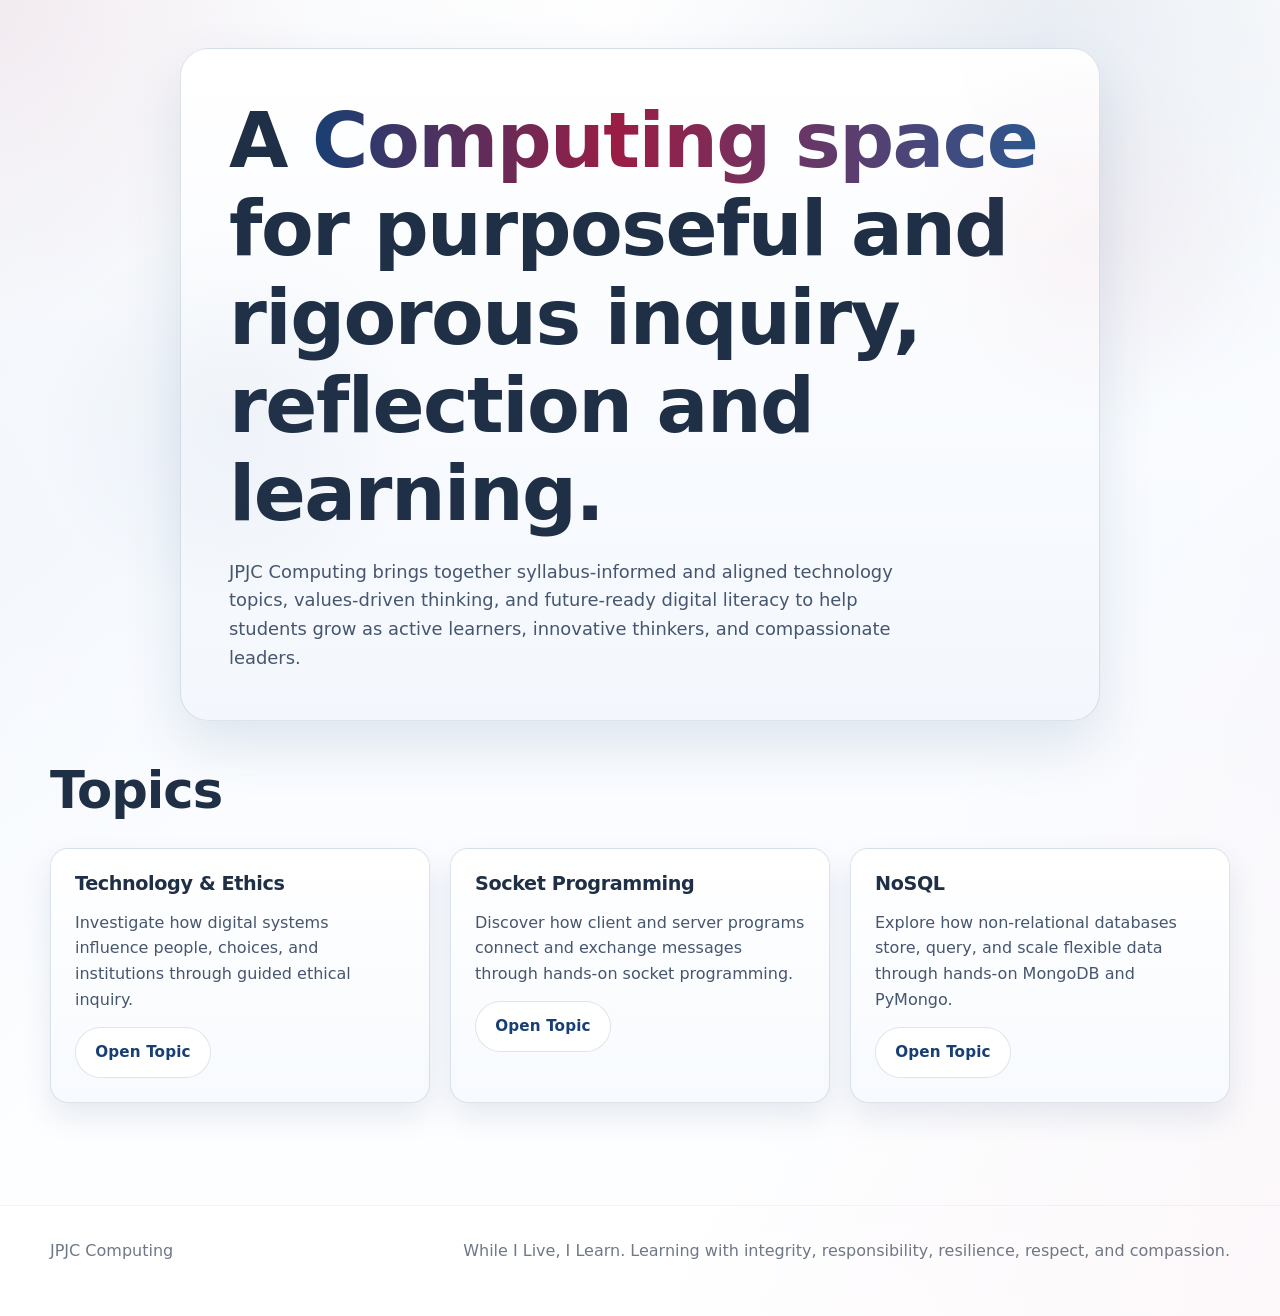
<file: index.html>
<!DOCTYPE html>
<html lang="en">
<head>
  <meta charset="UTF-8">
  <meta name="viewport" content="width=device-width, initial-scale=1.0">
  <meta name="description" content="JPJC Computing is a landing page for syllabus-informed and aligned technology topics, beginning with Technology &amp; Ethics.">
  <title>JPJC Computing | Topics</title>
  <link rel="stylesheet" href="style.css">
</head>
<body>
  <div class="site-shell">
    <main id="top">
      <section class="hero section">
        <div class="container hero-grid">
          <div class="hero-copy">
            <h1 class="headline-xl">A <span class="highlight-text">Computing space</span> for purposeful and rigorous inquiry, reflection and learning.</h1>
            <p class="lede">
              JPJC Computing brings together syllabus-informed and aligned technology topics, values-driven thinking, and future-ready digital literacy to help students grow as active learners, innovative thinkers, and compassionate leaders.
            </p>
          </div>
        </div>
      </section>

      <section class="section" id="pathways">
        <div class="container">
          <div class="section-heading">
            <h2 class="headline-lg">Topics</h2>
          </div>

          <div class="grid grid-3">
            <article class="card">
              <h3 class="card-title">Technology &amp; Ethics</h3>
              <p>Investigate how digital systems influence people, choices, and institutions through guided ethical inquiry.</p>
              <a class="button button-secondary" href="technology-and-ethics.html">Open Topic</a>
            </article>

            <article class="card">
              <h3 class="card-title">Socket Programming</h3>
              <p>Discover how client and server programs connect and exchange messages through hands-on socket programming.</p>
              <a class="button button-secondary" href="socket.html">Open Topic</a>
            </article>

            <article class="card">
              <h3 class="card-title">NoSQL</h3>
              <p>Explore how non-relational databases store, query, and scale flexible data through hands-on MongoDB and PyMongo.</p>
              <a class="button button-secondary" href="nosql.html">Open Topic</a>
            </article>
          </div>
        </div>
      </section>
    </main>

    <footer class="footer">
      <div class="container footer-line">
        <p>JPJC Computing</p>
        <p>While I Live, I Learn. Learning with integrity, responsibility, resilience, respect, and compassion.</p>
      </div>
    </footer>
  </div>
</body>
</html>
</file>
<file: style.css>
:root {
  --site-font: "Segoe UI", system-ui, -apple-system, BlinkMacSystemFont, "Helvetica Neue", sans-serif;
  --bg: #ffffff;
  --bg-elevated: #f5f8fd;
  --bg-panel: rgba(255, 255, 255, 0.92);
  --bg-panel-strong: #eef3fb;
  --surface-soft: rgba(24, 63, 115, 0.06);
  --surface-glow: radial-gradient(circle at top right, rgba(41, 87, 143, 0.14), transparent 42%);
  --text: #1f2f45;
  --text-soft: #46566e;
  --text-muted: #6f7886;
  --line: rgba(24, 63, 115, 0.14);
  --line-strong: rgba(155, 29, 69, 0.28);
  --primary: #183f73;
  --primary-strong: #29578f;
  --secondary: #9b1d45;
  --accent: #c44d70;
  --brand-slate: #666a73;
  --brand-slate-soft: #9ba0aa;
  --success: #5dd39e;
  --shadow-lg: 0 24px 56px rgba(24, 63, 115, 0.12);
  --shadow-md: 0 14px 30px rgba(24, 63, 115, 0.1);
  --radius-lg: 24px;
  --radius-md: 18px;
  --radius-sm: 12px;
  --container: 1180px;
  --section-space: clamp(4rem, 8vw, 7rem);
}

*,
*::before,
*::after {
  box-sizing: border-box;
}

html {
  scroll-behavior: smooth;
}

body {
  margin: 0;
  min-width: 320px;
  font-family: var(--site-font);
  line-height: 1.6;
  color: var(--text);
  background:
    radial-gradient(circle at 0% 0%, rgba(196, 77, 112, 0.08), transparent 18%),
    radial-gradient(circle at 82% 2%, rgba(41, 87, 143, 0.1), transparent 26%),
    linear-gradient(180deg, #ffffff 0%, #f8fbff 42%, #ffffff 100%);
  -webkit-font-smoothing: antialiased;
}

img {
  max-width: 100%;
  display: block;
}

a {
  color: inherit;
  text-decoration: none;
}

p,
ul {
  margin: 0;
}

ul {
  padding-left: 1.15rem;
}

h1,
h2,
h3,
h4 {
  margin: 0;
  line-height: 1.15;
  letter-spacing: -0.02em;
}

.site-shell {
  position: relative;
  overflow: clip;
}

.site-shell::before {
  content: "";
  position: absolute;
  inset: 0;
  background:
    linear-gradient(120deg, rgba(41, 87, 143, 0.04), transparent 34%),
    linear-gradient(300deg, rgba(196, 77, 112, 0.04), transparent 32%);
  pointer-events: none;
}

.site-shell::after {
  content: "";
  position: absolute;
  inset: 0;
  background:
    radial-gradient(circle at 85% 18%, rgba(196, 77, 112, 0.05), transparent 12%),
    radial-gradient(circle at 18% 32%, rgba(41, 87, 143, 0.05), transparent 14%);
  pointer-events: none;
}

.container {
  width: min(calc(100% - 2rem), var(--container));
  margin: 0 auto;
}

.section {
  padding: var(--section-space) 0;
}

.section-tight {
  padding-top: clamp(2.5rem, 5vw, 4rem);
  padding-bottom: clamp(2.5rem, 5vw, 4rem);
}

.section-heading {
  max-width: 760px;
  margin-bottom: 1.75rem;
}

.eyebrow {
  display: inline-flex;
  align-items: center;
  gap: 0.6rem;
  margin-bottom: 1rem;
  padding: 0.45rem 0.9rem;
  border: 1px solid var(--line);
  border-radius: 999px;
  background: rgba(255, 255, 255, 0.92);
  color: var(--secondary);
  font-size: 0.76rem;
  font-weight: 700;
  text-transform: uppercase;
  letter-spacing: 0.16em;
}

.eyebrow::before {
  content: "";
  width: 0.55rem;
  height: 0.55rem;
  border-radius: 50%;
  background: linear-gradient(135deg, var(--secondary), var(--primary));
  box-shadow: 0 0 0 0.28rem rgba(196, 77, 112, 0.12);
}

.headline-xl {
  font-size: clamp(2.5rem, 6vw, 4.9rem);
}

.headline-lg {
  font-size: clamp(2rem, 4vw, 3.2rem);
}

.headline-md {
  font-size: clamp(1.35rem, 2vw, 1.85rem);
}

.lede,
.section-text,
.meta-text {
  color: var(--text-soft);
}

.lede {
  max-width: 700px;
  font-size: clamp(1.02rem, 1.4vw, 1.18rem);
}

.section-text {
  max-width: 780px;
}

.meta-text {
  font-size: 0.95rem;
}

.highlight-text {
  background: linear-gradient(90deg, #183f73 0%, #9b1d45 42%, #29578f 100%);
  -webkit-background-clip: text;
  background-clip: text;
  color: transparent;
}

.hero {
  position: relative;
  padding: clamp(2rem, 5vw, 3rem) 0 clamp(1rem, 2vw, 1.5rem);
}

.hero-grid {
  display: grid;
  grid-template-columns: minmax(0, 1fr);
  gap: 0;
  align-items: stretch;
}

.hero-copy {
  max-width: 920px;
  margin: 0 auto;
  padding: clamp(2rem, 4vw, 3rem);
  border: 1px solid var(--line);
  border-radius: calc(var(--radius-lg) + 4px);
  background:
    linear-gradient(180deg, rgba(255, 255, 255, 0.98), rgba(243, 247, 253, 0.98)),
    var(--surface-glow);
  box-shadow: var(--shadow-lg);
}

#pathways.section {
  padding-top: clamp(0.5rem, 1.5vw, 1rem);
}

.hero-copy > * + * {
  margin-top: 1.2rem;
}

.hero-actions,
.inline-actions,
.pill-row,
.nav-links,
.stats-row {
  display: flex;
  flex-wrap: wrap;
  gap: 0.9rem;
}

.stats-row {
  margin-top: 1.5rem;
}

.stat-chip,
.pill {
  display: inline-flex;
  align-items: center;
  gap: 0.45rem;
  padding: 0.7rem 0.95rem;
  border-radius: 999px;
  border: 1px solid var(--line);
  background: rgba(255, 255, 255, 0.92);
  color: var(--text-soft);
  font-size: 0.92rem;
}

.stat-chip strong,
.pill strong {
  color: var(--text);
}

.site-header {
  position: sticky;
  top: 0;
  z-index: 20;
  backdrop-filter: blur(14px);
  background: rgba(255, 255, 255, 0.9);
  border-bottom: 1px solid rgba(24, 63, 115, 0.1);
}

.site-header .container {
  display: flex;
  justify-content: space-between;
  align-items: center;
  gap: 1rem;
  min-height: 74px;
}

.brand {
  display: inline-flex;
  flex-direction: column;
  gap: 0.15rem;
}

.brand-mark {
  color: var(--secondary);
  font-size: 0.76rem;
  font-weight: 700;
  letter-spacing: 0.16em;
  text-transform: uppercase;
}

.brand-title {
  font-size: 1.1rem;
  font-weight: 700;
}

.nav-links {
  align-items: center;
}

.nav-links a {
  color: var(--text-muted);
  font-size: 0.95rem;
  transition: color 0.2s ease;
}

.nav-links a:hover,
.nav-links a:focus-visible {
  color: var(--text);
}

.button {
  display: inline-flex;
  align-items: center;
  justify-content: center;
  gap: 0.55rem;
  min-height: 46px;
  padding: 0.78rem 1.2rem;
  border-radius: 999px;
  border: 1px solid transparent;
  font-size: 0.95rem;
  font-weight: 700;
  letter-spacing: 0.01em;
  transition:
    transform 0.2s ease,
    box-shadow 0.2s ease,
    border-color 0.2s ease,
    background 0.2s ease;
}

.button:hover,
.button:focus-visible {
  transform: translateY(-1px);
}

.button-primary {
  color: #f4f8ff;
  background: linear-gradient(135deg, var(--primary), var(--primary-strong) 72%, #5475a1);
  box-shadow: 0 12px 24px rgba(24, 63, 115, 0.18);
}

.button-secondary {
  color: var(--primary);
  background: rgba(255, 255, 255, 0.96);
  border-color: var(--line);
}

.button-secondary:hover,
.button-secondary:focus-visible {
  border-color: var(--line-strong);
  background: rgba(245, 248, 253, 1);
}

.grid {
  display: grid;
  gap: 1.25rem;
}

.grid-2 {
  grid-template-columns: repeat(2, minmax(0, 1fr));
}

.grid-3 {
  grid-template-columns: repeat(3, minmax(0, 1fr));
}

.card {
  position: relative;
  padding: 1.5rem;
  border-radius: var(--radius-md);
  border: 1px solid var(--line);
  background:
    linear-gradient(180deg, rgba(255, 255, 255, 0.98), rgba(247, 250, 254, 0.98));
  box-shadow: var(--shadow-md);
}

.card-soft {
  background:
    linear-gradient(180deg, rgba(245, 248, 253, 1), rgba(238, 243, 251, 1));
}

.card-glow::after {
  content: "";
  position: absolute;
  inset: auto -18% -38% auto;
  width: 180px;
  height: 180px;
  border-radius: 50%;
  background: radial-gradient(circle, rgba(196, 77, 112, 0.1), transparent 68%);
  pointer-events: none;
}

.card:hover {
  border-color: rgba(155, 29, 69, 0.18);
  transform: translateY(-2px);
  transition: transform 0.2s ease, border-color 0.2s ease, box-shadow 0.2s ease;
}

.card > * + * {
  margin-top: 0.9rem;
}

.card-title {
  font-size: 1.2rem;
}

.card-subtitle {
  color: var(--text-muted);
  font-size: 0.82rem;
  font-weight: 700;
  letter-spacing: 0.12em;
  text-transform: uppercase;
}

.card p,
.card li {
  color: var(--text-soft);
}

.metric-panel {
  display: grid;
  grid-template-columns: repeat(2, minmax(0, 1fr));
  gap: 1rem;
}

.metric {
  padding: 1rem;
  border-radius: var(--radius-sm);
  border: 1px solid rgba(167, 197, 255, 0.24);
  background: linear-gradient(180deg, rgba(255, 255, 255, 0.06), rgba(85, 150, 255, 0.04));
}

.metric strong {
  display: block;
  font-size: 1.55rem;
  color: var(--text);
}

.metric span {
  color: var(--text-muted);
  font-size: 0.9rem;
}

.feature-card {
  display: grid;
  grid-template-columns: minmax(0, 1.2fr) minmax(220px, 0.8fr);
  gap: 1.25rem;
  align-items: stretch;
}

.topic-status {
  display: inline-flex;
  align-items: center;
  gap: 0.45rem;
  width: fit-content;
  padding: 0.42rem 0.75rem;
  border-radius: 999px;
  font-size: 0.74rem;
  font-weight: 700;
  letter-spacing: 0.12em;
  text-transform: uppercase;
}

.topic-status.active {
  color: #1d6c4a;
  background: rgba(93, 211, 158, 0.14);
  border: 1px solid rgba(93, 211, 158, 0.28);
}

.topic-status.pending {
  color: #8b1f43;
  background: rgba(196, 77, 112, 0.12);
  border: 1px solid rgba(196, 77, 112, 0.24);
}

.topic-list {
  display: grid;
  gap: 0.8rem;
  margin: 0;
  padding-left: 1.15rem;
}

.topic-list li::marker {
  color: var(--secondary);
}

.value-strip {
  display: grid;
  grid-template-columns: repeat(5, minmax(0, 1fr));
  gap: 0.85rem;
}

.value-pill {
  padding: 0.95rem 1rem;
  border-radius: var(--radius-sm);
  border: 1px solid var(--line);
  background: linear-gradient(180deg, rgba(255, 255, 255, 0.98), rgba(241, 245, 251, 0.98));
  text-align: center;
  font-weight: 600;
  color: var(--text-soft);
}

.muted-panel {
  border: 1px solid var(--line);
  border-radius: var(--radius-lg);
  background: linear-gradient(180deg, rgba(255, 255, 255, 0.98), rgba(243, 247, 253, 0.98));
}

.hero-visual-stack {
  display: grid;
  gap: 1rem;
  margin-top: 1.25rem;
}

.visual-ribbon {
  display: flex;
  flex-wrap: wrap;
  gap: 0.65rem;
}

.visual-ribbon span {
  padding: 0.55rem 0.85rem;
  border-radius: 999px;
  background: linear-gradient(135deg, rgba(196, 77, 112, 0.1), rgba(41, 87, 143, 0.08));
  border: 1px solid rgba(196, 77, 112, 0.25);
  color: #7b304c;
  font-size: 0.82rem;
  font-weight: 700;
}

.hero-swatch-grid {
  display: grid;
  gap: 0.9rem;
}

.mini-topic-card {
  position: relative;
  display: grid;
  gap: 0.28rem;
  padding: 1rem 1.05rem;
  border-radius: 16px;
  border: 1px solid rgba(171, 199, 255, 0.18);
  background:
    linear-gradient(135deg, rgba(255, 255, 255, 0.98), rgba(248, 250, 254, 0.96)),
    linear-gradient(180deg, rgba(255, 255, 255, 1), rgba(242, 246, 252, 0.98));
  overflow: hidden;
}

.mini-topic-card::after {
  content: "";
  position: absolute;
  top: -24px;
  right: -24px;
  width: 88px;
  height: 88px;
  border-radius: 50%;
  background: radial-gradient(circle, rgba(196, 77, 112, 0.08), transparent 70%);
}

.mini-topic-card.is-active::before {
  content: "";
  position: absolute;
  inset: 0 auto 0 0;
  width: 4px;
  background: linear-gradient(180deg, var(--secondary), var(--primary-strong));
}

.mini-topic-card strong {
  color: var(--text);
  font-size: 1rem;
}

.mini-topic-card span:last-child {
  color: var(--text-soft);
  font-size: 0.9rem;
}

.topic-kicker {
  color: var(--secondary);
  font-size: 0.72rem;
  font-weight: 800;
  letter-spacing: 0.12em;
  text-transform: uppercase;
}

.footer {
  padding: 2rem 0 3.25rem;
  border-top: 1px solid rgba(150, 181, 235, 0.14);
  color: var(--text-muted);
}

.footer-line {
  display: flex;
  justify-content: space-between;
  gap: 1rem;
  align-items: center;
}

.sr-only {
  position: absolute;
  width: 1px;
  height: 1px;
  padding: 0;
  margin: -1px;
  overflow: hidden;
  clip: rect(0, 0, 0, 0);
  white-space: nowrap;
  border: 0;
}

@media (max-width: 980px) {
  .hero-grid,
  .grid-3,
  .grid-2,
  .value-strip {
    grid-template-columns: 1fr;
  }

  .site-header .container,
  .footer-line {
    flex-direction: column;
    align-items: flex-start;
  }

  .metric-panel {
    grid-template-columns: 1fr 1fr;
  }
}

@media (max-width: 720px) {
  .container {
    width: min(calc(100% - 1.25rem), var(--container));
  }

  .site-header .container {
    min-height: auto;
    padding: 1rem 0;
  }

  .nav-links {
    gap: 0.75rem;
  }

  .hero-copy,
  .card {
    padding: 1.25rem;
  }

  .metric-panel {
    grid-template-columns: 1fr;
  }

  .button {
    width: 100%;
  }

  .visual-ribbon {
    gap: 0.5rem;
  }
}
</file>
